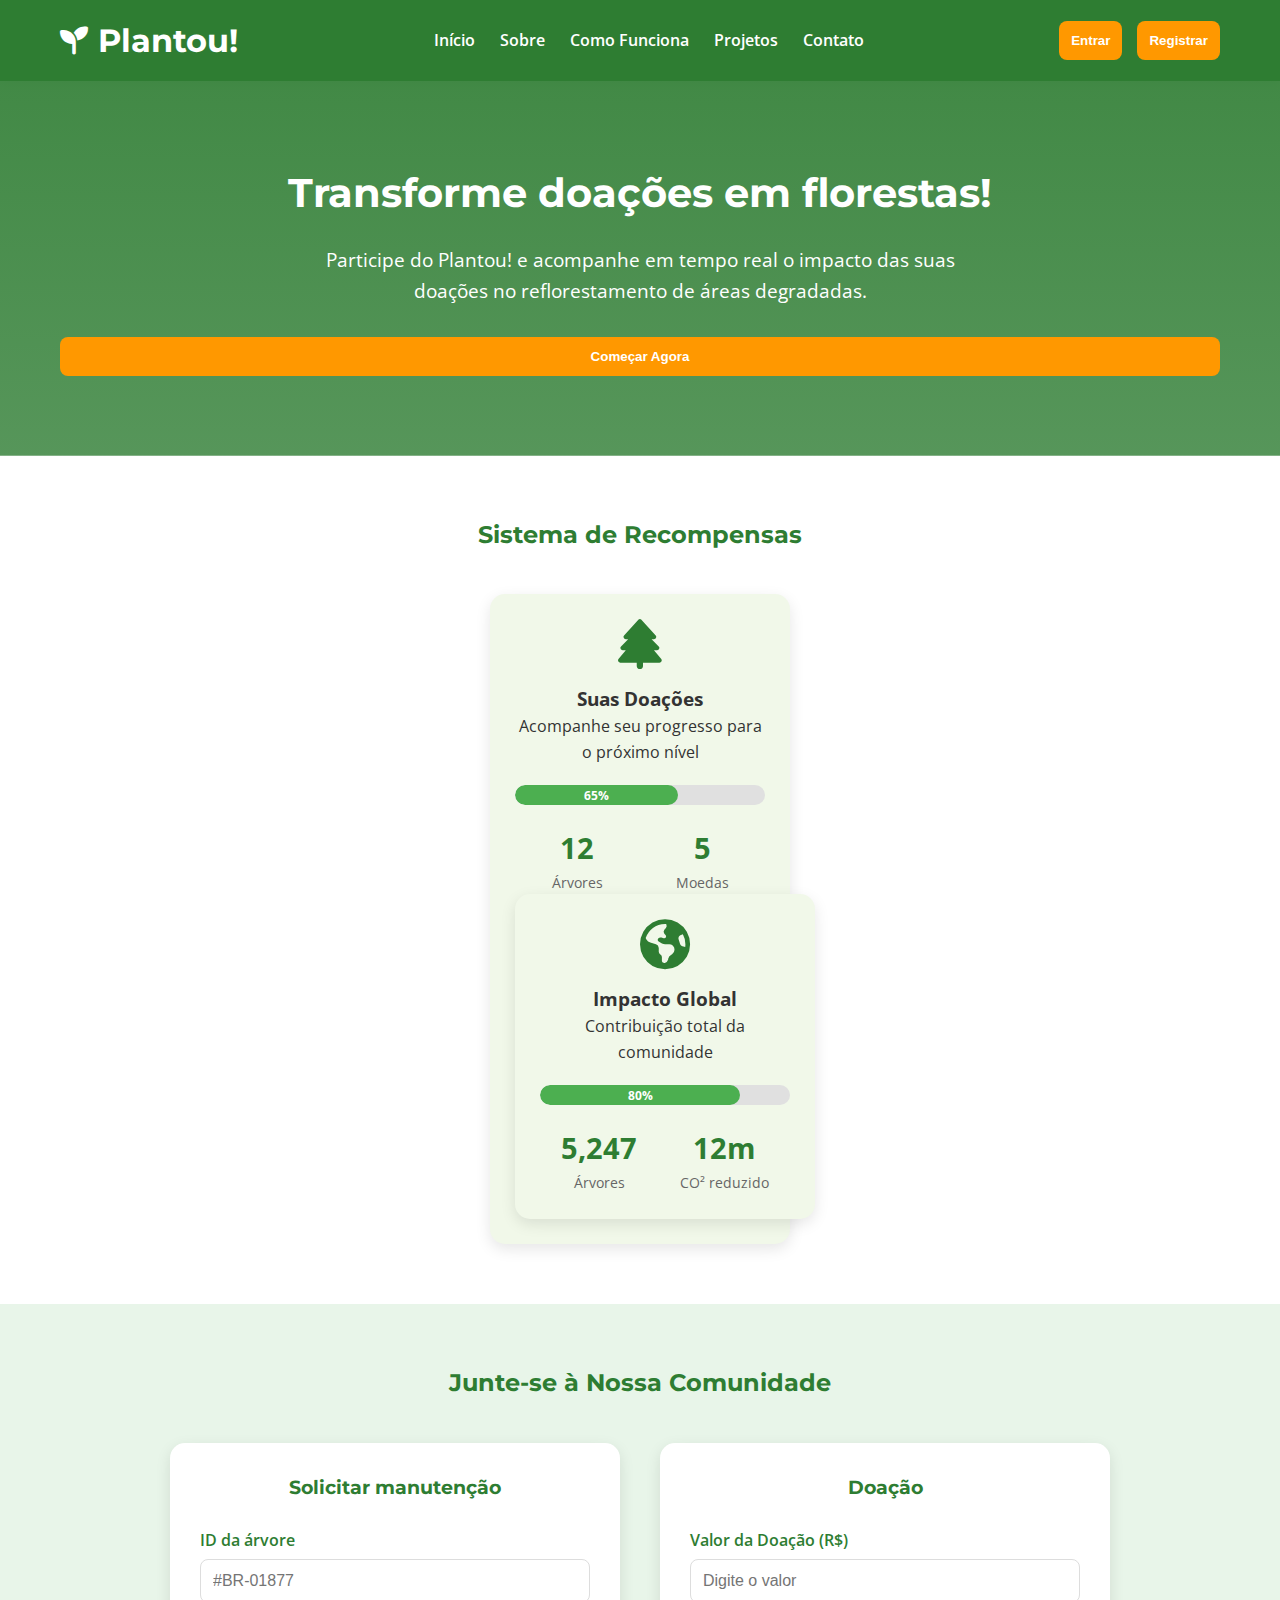
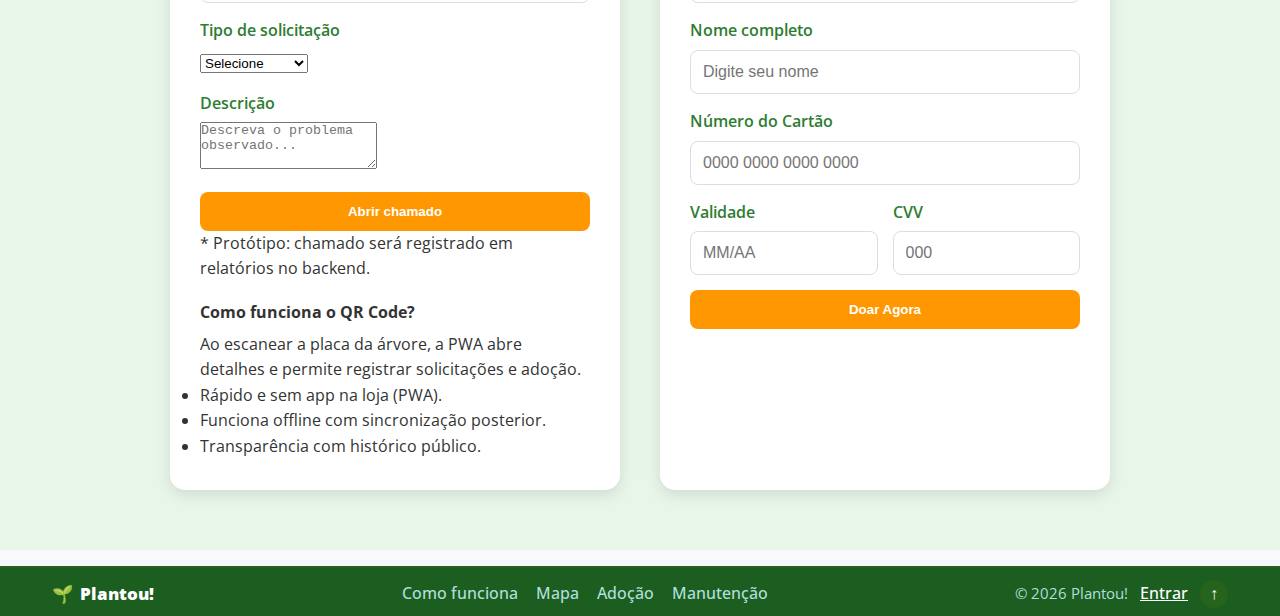
<file: index.html>
<!DOCTYPE html>
<html lang="pt-br">
<head>
    <meta charset="UTF-8">
    <meta name="viewport" content="width=device-width, initial-scale=1.0">
    <title>Plantou! - Projeto Ecológico</title>
    <link href="https://fonts.googleapis.com/css2?family=Montserrat:wght@400;600;700&family=Open+Sans:wght@400;600&display=swap" rel="stylesheet">
    <link rel="stylesheet" href="https://cdnjs.cloudflare.com/ajax/libs/font-awesome/6.4.0/css/all.min.css">
    <link rel="stylesheet" href="style.css">
    <link rel="stylesheet" href="footer.css">
</head>
<body>
    <!-- Header -->
    <header>
        <div class="container header-content">
            <div class="logo">
                <i class="fas fa-seedling"></i>
                <h1>Plantou!</h1>
            </div>
            
            <nav>
                <ul>
                    <li><a href="index.html">Início</a></li>
                    <li><a href="#">Sobre</a></li>
                    <li><a href="#">Como Funciona</a></li>
                    <li><a href="#">Projetos</a></li>
                    <li><a href="#">Contato</a></li>
                </ul>
            </nav>
            
            <div class="auth-buttons">
                <a href="login.html">
                <button class="btn btn-outline">Entrar</button></a>
                <a href="register.html"><button class="btn btn-primary">Registrar</button></a>
            </div>
        </div>
    </header>

    <!-- Hero Section -->
    <section class="hero">
        <div class="container">
            <h2>Transforme doações em florestas!</h2>
            <p>Participe do Plantou! e acompanhe em tempo real o impacto das suas doações no reflorestamento de áreas degradadas.</p>
            <button class="btn btn-primary">Começar Agora</button>
        </div>
    </section>

    <!-- Rewards System -->
    <section class="rewards">
        <div class="container">
            <h2 class="section-title">Sistema de Recompensas</h2>
            <div class="rewards-container">
                <div class="reward-card">
                    <i class="fas fa-tree tree-icon"></i>
                    <h3>Suas Doações</h3>
                    <p>Acompanhe seu progresso para o próximo nível</p>
                    
                    <div class="progress-container">
                        <div class="progress-bar" style="width: 65%;">65%</div>
                    </div>
                    
                    <div class="stats">
                        <div class="stat-item">
                            <div class="stat-value">12</div>
                            <div class="stat-label">Árvores</div>
                        </div>
                        <div class="stat-item">
                            <div class="stat-value">5</div>
                            <div class="stat-label">Moedas</div>
                        </div>
                    </div>
                
                <div class="reward-card">
                    <i class="fas fa-globe-americas tree-icon"></i>
                    <h3>Impacto Global</h3>
                    <p>Contribuição total da comunidade</p>
                    
                    <div class="progress-container">
                        <div class="progress-bar" style="width: 80%;">80%</div>
                    </div>
                    
                    <div class="stats">
                        <div class="stat-item">
                            <div class="stat-value">5,247</div>
                            <div class="stat-label">Árvores</div>
                        </div>
                        <div class="stat-item">
                            <div class="stat-value">12m</div>
                            <div class="stat-label">CO² reduzido</div>
                        </div>
                    </div>
                </div>
            </div>
        </div>
    </section>

    <!-- Forms Section -->
    <section class="forms">
        <div class="container">
            <h2 class="section-title">Junte-se à Nossa Comunidade</h2>
            <div class="form-container">
                <div class="form-card">
                    <h3 class="form-title">Solicitar manutenção</h3>
                    <form class="form">
                        <div class="form-group">
                            <label for="tree-id">ID da árvore</label>
                            <input type="text" id="tree-id" placeholder="#BR-01877">
                        </div>
                        <div class="form-group">
                            <label for="tipo">Tipo de solicitação</label>
                            <select id="tipo">
                                <option selected>Selecione</option>
                                <option>Poda</option>
                                <option>Irrigação</option>
                                <option>Praga/Doença</option>
                                <option>Risco/Queda</option>
                            </select>
                        </div>
                        <div class="form-group">
                            <label for="descricao">Descrição</label>
                            <textarea id="descricao" rows="3" placeholder="Descreva o problema observado..."></textarea>
                        </div>
                        <button class="btn btn-primary" type="button" aria-disabled="true" title="Protótipo sem envio" style="width:100%;">Abrir chamado</button>
                        <p class="form-note">* Protótipo: chamado será registrado em relatórios no backend.</p>
                    </form>
                    <div class="tips" style="margin-top:18px;">
                        <h4 style="margin-bottom:6px;">Como funciona o QR Code?</h4>
                        <p>Ao escanear a placa da árvore, a PWA abre detalhes e permite registrar solicitações e adoção.</p>
                        <ul class="list">
                            <li>Rápido e sem app na loja (PWA).</li>
                            <li>Funciona offline com sincronização posterior.</li>
                            <li>Transparência com histórico público.</li>
                        </ul>
                    </div>
                </div>
                
                <div class="form-card">
                    <h3 class="form-title">Doação</h3>
                    <form id="donation-form">
                        <div class="form-group">
                            <label for="donation-amount">Valor da Doação (R$)</label>
                            <input type="number" id="donation-amount" placeholder="Digite o valor" min="5" step="5">
                        </div>
                        <div class="form-group">
                            <label for="donation-name">Nome completo</label>
                            <input type="text" id="donation-name" placeholder="Digite seu nome">
                        </div>
                        <div class="form-group">
                            <label for="card-number">Número do Cartão</label>
                            <input type="text" id="card-number" placeholder="0000 0000 0000 0000">
                        </div>
                        <div style="display: flex; gap: 15px;">
                            <div class="form-group" style="flex: 1;">
                                <label for="expiry-date">Validade</label>
                                <input type="text" id="expiry-date" placeholder="MM/AA">
                            </div>
                            <div class="form-group" style="flex: 1;">
                                <label for="cvv">CVV</label>
                                <input type="text" id="cvv" placeholder="000">
                            </div>
                        </div>
                        <button type="submit" class="btn btn-primary" style="width: 100%;">Doar Agora</button>
                    </form>
                </div>
            </div>
        </div>
    </section>

        <!-- Footer minimalista -->
        <footer class="site-footer" role="contentinfo">
            <div class="container foot-min">
                <a class="brand-min" href="#" aria-label="Página inicial">
                    <span aria-hidden="true">🌱</span><strong>Plantou!</strong>
                </a>
                <nav class="foot-nav" aria-label="Rodapé">
                    <a href="#como-funciona">Como funciona</a>
                    <a href="#mapa">Mapa</a>
                    <a href="#adocao">Adoção</a>
                    <a href="#manutencao">Manutenção</a>
                </nav>
                <div class="foot-meta">
                    <span>© <span id="year"></span> Plantou!</span>
                    <a href="login.html" class="link-min">Entrar</a>
                    <button class="top-link" type="button" aria-label="Voltar ao topo">↑</button>
                </div>
            </div>
            <script>
                document.getElementById('year').textContent = new Date().getFullYear();
                document.querySelector('.top-link')?.addEventListener('click', () =>
                    window.scrollTo({ top: 0, behavior: 'smooth' })
                );
            </script>
        </footer>

    <script>
        // Simulação de interatividade para demonstração
        document.addEventListener('DOMContentLoaded', function() {
            // Formulário de registro
            document.getElementById('register-form').addEventListener('submit', function(e) {
                e.preventDefault();
                alert('Conta criada com sucesso! Em breve você receberá um e-mail de confirmação.');
                this.reset();
            });
            
            // Formulário de doação
            document.getElementById('donation-form').addEventListener('submit', function(e) {
                e.preventDefault();
                const amount = document.getElementById('donation-amount').value;
                alert(`Obrigado pela sua doação de R$ ${amount}! Sua contribuição ajudará a plantar mais árvores.`);
                this.reset();
            });
            
            // Atualização das moedas (simulação)
            setInterval(() => {
                const coinsElement = document.querySelector('.reward-card .stat-value:nth-child(2)');
                let coins = parseInt(coinsElement.textContent);
                coins = (coins % 10) + 1;
                coinsElement.textContent = coins;
            }, 5000);
        });
    </script>
</body>
</html>
</file>
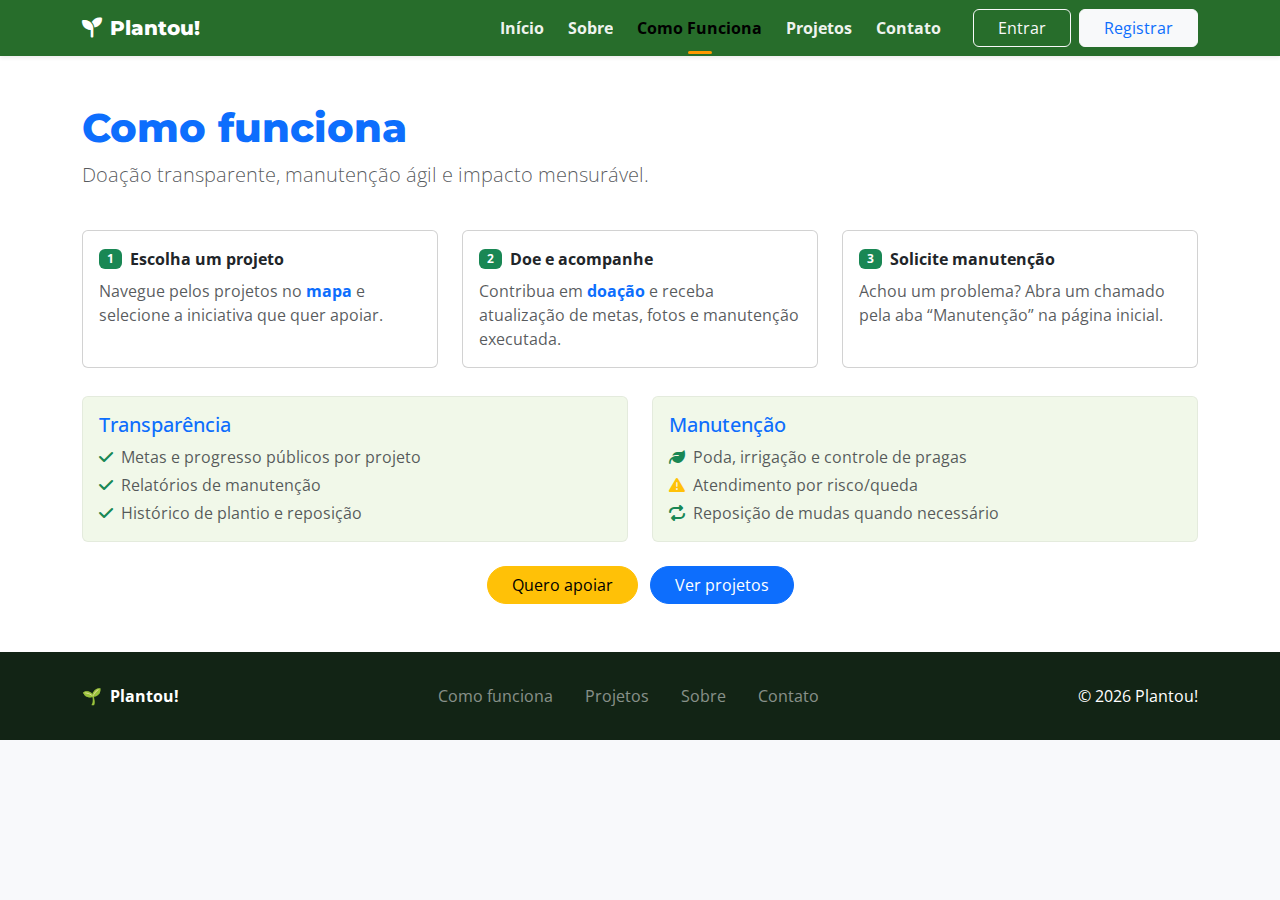
<file: como-funciona.html>
<!DOCTYPE html>
<html lang="pt-br" data-bs-theme="light">

<head>
    <meta charset="utf-8">
    <meta name="viewport" content="width=device-width,initial-scale=1">
    <title>Como funciona — Plantou!</title>
    <link href="https://cdn.jsdelivr.net/npm/bootstrap@5.3.3/dist/css/bootstrap.min.css" rel="stylesheet">
    <link href="https://cdnjs.cloudflare.com/ajax/libs/font-awesome/6.5.0/css/all.min.css" rel="stylesheet">
    <link
        href="https://fonts.googleapis.com/css2?family=Montserrat:wght@700;800&family=Open+Sans:wght@400;600;700&display=swap"
        rel="stylesheet">
    <style>
        :root {
            --brand-500: #2e7d32;
            --brand-600: #276d2b;
            --brand-700: #215e25;
            --accent-500: #ff9800;
            --accent-600: #f57c00;
            --neutral-50: #f8f9fb
        }

        :root {
            --bs-primary: var(--brand-500);
            --bs-warning: var(--accent-500)
        }

        body {
            font-family: 'Open Sans', system-ui, -apple-system, Segoe UI, Roboto, sans-serif;
            background: var(--neutral-50)
        }

        .brand-title {
            font-family: 'Montserrat', sans-serif;
            font-weight: 800
        }

        header.navbar {
            background: var(--brand-600)
        }

        header .nav-link {
            color: #fff;
            font-weight: 700;
            opacity: .92
        }

        header .nav-link.active,
        header .nav-link:hover {
            opacity: 1;
            position: relative
        }

        header .nav-link.active::after {
            content: "";
            position: absolute;
            left: 50%;
            transform: translateX(-50%);
            bottom: -6px;
            width: 24px;
            height: 3px;
            border-radius: 2px;
            background: var(--accent-500)
        }

        .card-soft {
            background: #f1f8e9;
            border: 1px solid rgba(0, 0, 0, .05)
        }
    </style>
</head>

<body>
    <header class="navbar navbar-expand-lg sticky-top shadow-sm">
  <div class="container">
    <a class="navbar-brand text-white d-flex align-items-center gap-2" href="index.html">
      <i class="fas fa-seedling"></i><span class="brand-title">Plantou!</span>
    </a>
    <button class="navbar-toggler text-white border-0" data-bs-toggle="collapse" data-bs-target="#navMain">
      <span class="navbar-toggler-icon"></span>
    </button>
    <nav id="navMain" class="collapse navbar-collapse">
      <ul class="navbar-nav ms-auto mb-2 mb-lg-0 align-items-lg-center gap-lg-2">
        <li class="nav-item"><a class="nav-link" href="index.html">Início</a></li>
        <li class="nav-item"><a class="nav-link" href="sobre.html">Sobre</a></li>
        <li class="nav-item"><a class="nav-link active" href="como-funciona.html">Como Funciona</a></li>
        <li class="nav-item"><a class="nav-link" href="projetos.html">Projetos</a></li>
        <li class="nav-item"><a class="nav-link" href="contato.html">Contato</a></li>
        <li class="nav-item ms-lg-3 d-flex gap-2">
          <a class="btn btn-outline-light btn-pill px-4" href="login.html">Entrar</a>
          <a class="btn btn-light btn-pill px-4 text-primary fw-800" href="register.html">Registrar</a>
        </li>
      </ul>
    </nav>
  </div>
</header>

    <section class="py-5 bg-white">
        <div class="container">
            <h1 class="brand-title display-6 text-primary mb-2">Como funciona</h1>
            <p class="lead text-muted">Doação transparente, manutenção ágil e impacto mensurável.</p>

            <div class="row g-4 mt-1">
                <div class="col-md-4">
                    <div class="card h-100">
                        <div class="card-body">
                            <div class="d-flex align-items-center gap-2 mb-2"><span
                                    class="badge text-bg-success">1</span> <strong>Escolha um projeto</strong></div>
                            <p class="mb-0 text-muted">Navegue pelos projetos no <a href="projetos.html"
                                    class="fw-bold text-decoration-none">mapa</a> e selecione a iniciativa que quer
                                apoiar.</p>
                        </div>
                    </div>
                </div>
                <div class="col-md-4">
                    <div class="card h-100">
                        <div class="card-body">
                            <div class="d-flex align-items-center gap-2 mb-2"><span
                                    class="badge text-bg-success">2</span> <strong>Doe e acompanhe</strong></div>
                            <p class="mb-0 text-muted">Contribua em <a href="doacao.html"
                                    class="fw-bold text-decoration-none">doação</a> e receba atualização de metas, fotos
                                e manutenção executada.</p>
                        </div>
                    </div>
                </div>
                <div class="col-md-4">
                    <div class="card h-100">
                        <div class="card-body">
                            <div class="d-flex align-items-center gap-2 mb-2"><span
                                    class="badge text-bg-success">3</span> <strong>Solicite manutenção</strong></div>
                            <p class="mb-0 text-muted">Achou um problema? Abra um chamado pela aba “Manutenção” na
                                página inicial.</p>
                        </div>
                    </div>
                </div>
            </div>

            <div class="row g-4 mt-1">
                <div class="col-lg-6">
                    <div class="card card-soft h-100">
                        <div class="card-body">
                            <h3 class="h5 text-primary">Transparência</h3>
                            <ul class="list-unstyled mb-0 text-muted">
                                <li class="mb-1"><i class="fa-solid fa-check text-success me-2"></i>Metas e progresso
                                    públicos por projeto</li>
                                <li class="mb-1"><i class="fa-solid fa-check text-success me-2"></i>Relatórios de
                                    manutenção</li>
                                <li><i class="fa-solid fa-check text-success me-2"></i>Histórico de plantio e reposição
                                </li>
                            </ul>
                        </div>
                    </div>
                </div>
                <div class="col-lg-6">
                    <div class="card card-soft h-100">
                        <div class="card-body">
                            <h3 class="h5 text-primary">Manutenção</h3>
                            <ul class="list-unstyled mb-0 text-muted">
                                <li class="mb-1"><i class="fa-solid fa-leaf text-success me-2"></i>Poda, irrigação e
                                    controle de pragas</li>
                                <li class="mb-1"><i
                                        class="fa-solid fa-triangle-exclamation text-warning me-2"></i>Atendimento por
                                    risco/queda</li>
                                <li><i class="fa-solid fa-repeat text-success me-2"></i>Reposição de mudas quando
                                    necessário</li>
                            </ul>
                        </div>
                    </div>
                </div>
            </div>

            <div class="text-center mt-4">
                <a href="doacao.html" class="btn btn-warning rounded-pill px-4">Quero apoiar</a>
                <a href="projetos.html" class="btn btn-primary rounded-pill px-4 ms-2">Ver projetos</a>
            </div>
        </div>
    </section>

    <footer class="py-4" style="background:#122415;color:#fff">
        <div class="container d-flex flex-column flex-lg-row align-items-center justify-content-between gap-3">
            <a class="text-white text-decoration-none d-flex align-items-center gap-2"
                href="#"><span>🌱</span><strong>Plantou!</strong></a>
            <ul class="nav">
                <li class="nav-item"><a class="nav-link text-white-50" href="como-funciona.html">Como funciona</a></li>
                <li class="nav-item"><a class="nav-link text-white-50" href="projetos.html">Projetos</a></li>
                <li class="nav-item"><a class="nav-link text-white-50" href="sobre.html">Sobre</a></li>
                <li class="nav-item"><a class="nav-link text-white-50" href="contato.html">Contato</a></li>
            </ul>
            <div class="d-flex align-items-center gap-2"><span>© <span id="year"></span> Plantou!</span></div>
        </div>
    </footer>

    <script src="https://cdn.jsdelivr.net/npm/bootstrap@5.3.3/dist/js/bootstrap.bundle.min.js"></script>
    <script>document.getElementById('year').textContent = new Date().getFullYear()</script>
</body>

</html>
</file>
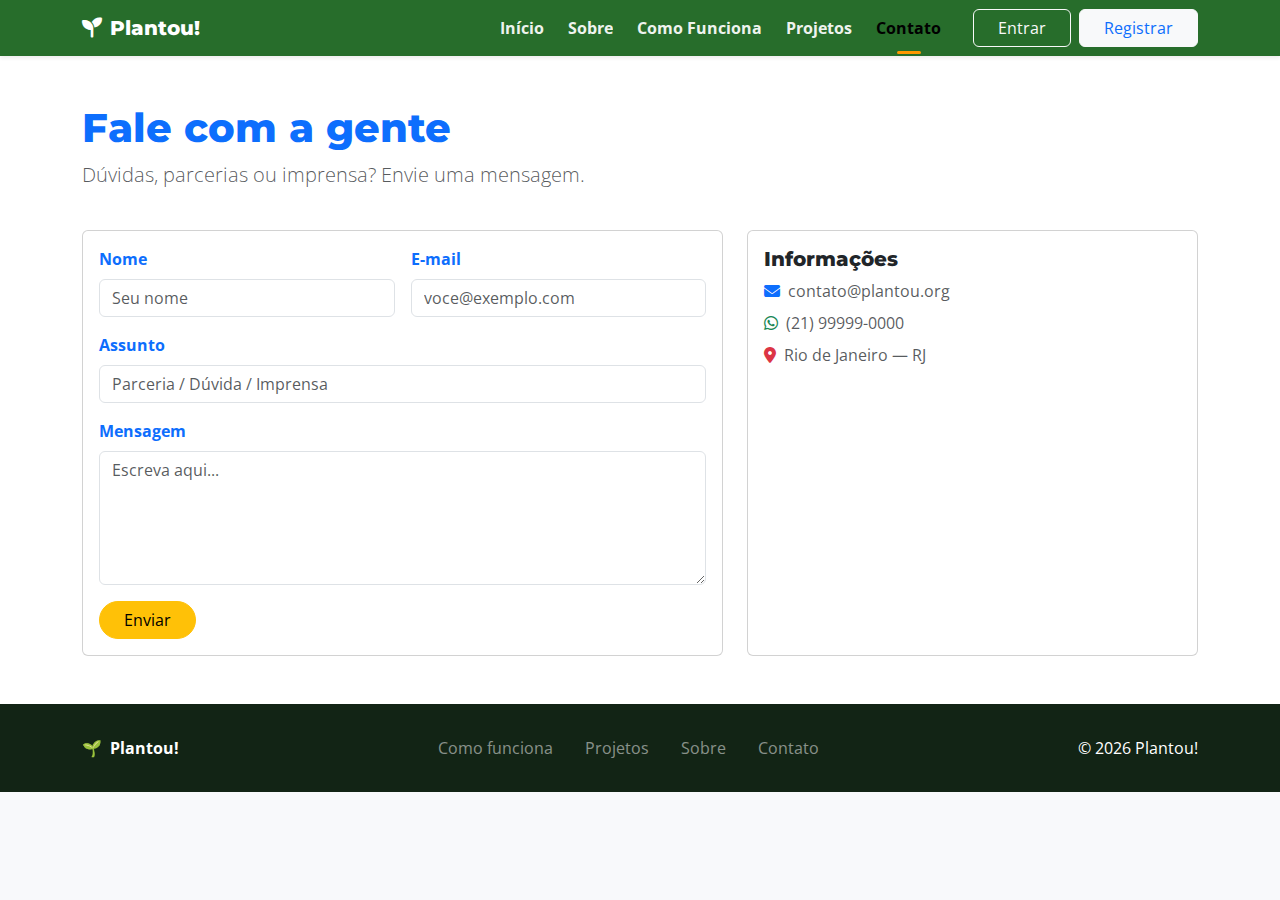
<file: contato.html>
<!DOCTYPE html>
<html lang="pt-br" data-bs-theme="light">
<head>
  <meta charset="utf-8"><meta name="viewport" content="width=device-width,initial-scale=1">
  <title>Contato — Plantou!</title>
  <link href="https://cdn.jsdelivr.net/npm/bootstrap@5.3.3/dist/css/bootstrap.min.css" rel="stylesheet">
  <link href="https://cdnjs.cloudflare.com/ajax/libs/font-awesome/6.5.0/css/all.min.css" rel="stylesheet">
  <link href="https://fonts.googleapis.com/css2?family=Montserrat:wght@700;800&family=Open+Sans:wght@400;600;700&display=swap" rel="stylesheet">
  <style>
    :root{--brand-500:#2e7d32;--brand-600:#276d2b;--accent-500:#ff9800;--neutral-50:#f8f9fb;--bs-primary:var(--brand-500);--bs-warning:var(--accent-500)}
    body{font-family:'Open Sans',system-ui,-apple-system,Segoe UI,Roboto,sans-serif;background:var(--neutral-50)}
    .brand-title{font-family:'Montserrat',sans-serif;font-weight:800}
    header.navbar{background:var(--brand-600)}
    header .nav-link{color:#fff;font-weight:700;opacity:.92}
    header .nav-link.active, header .nav-link:hover{opacity:1;position:relative}
    header .nav-link.active::after{content:"";position:absolute;left:50%;transform:translateX(-50%);bottom:-6px;width:24px;height:3px;border-radius:2px;background:var(--accent-500)}
  </style>
</head>
<body>
<header class="navbar navbar-expand-lg sticky-top shadow-sm">
  <div class="container">
    <a class="navbar-brand text-white d-flex align-items-center gap-2" href="index.html">
      <i class="fas fa-seedling"></i><span class="brand-title">Plantou!</span>
    </a>
    <button class="navbar-toggler text-white border-0" data-bs-toggle="collapse" data-bs-target="#navMain">
      <span class="navbar-toggler-icon"></span>
    </button>
    <nav id="navMain" class="collapse navbar-collapse">
      <ul class="navbar-nav ms-auto mb-2 mb-lg-0 align-items-lg-center gap-lg-2">
        <li class="nav-item"><a class="nav-link" href="index.html">Início</a></li>
        <li class="nav-item"><a class="nav-link" href="sobre.html">Sobre</a></li>
        <li class="nav-item"><a class="nav-link" href="como-funciona.html">Como Funciona</a></li>
        <li class="nav-item"><a class="nav-link" href="projetos.html">Projetos</a></li>
        <li class="nav-item"><a class="nav-link active" href="contato.html">Contato</a></li>
        <li class="nav-item ms-lg-3 d-flex gap-2">
          <a class="btn btn-outline-light btn-pill px-4" href="login.html">Entrar</a>
          <a class="btn btn-light btn-pill px-4 text-primary fw-800" href="register.html">Registrar</a>
        </li>
      </ul>
    </nav>
  </div>
</header>

<section class="py-5 bg-white">
  <div class="container">
    <h1 class="brand-title display-6 text-primary mb-2">Fale com a gente</h1>
    <p class="lead text-muted">Dúvidas, parcerias ou imprensa? Envie uma mensagem.</p>

    <div class="row g-4 mt-1">
      <div class="col-lg-7">
        <div class="card">
          <div class="card-body">
            <form id="form-contato" class="row g-3">
              <div class="col-md-6"><label class="form-label fw-bold text-primary">Nome</label><input class="form-control" placeholder="Seu nome"></div>
              <div class="col-md-6"><label class="form-label fw-bold text-primary">E-mail</label><input type="email" class="form-control" placeholder="voce@exemplo.com"></div>
              <div class="col-12"><label class="form-label fw-bold text-primary">Assunto</label><input class="form-control" placeholder="Parceria / Dúvida / Imprensa"></div>
              <div class="col-12"><label class="form-label fw-bold text-primary">Mensagem</label><textarea rows="5" class="form-control" placeholder="Escreva aqui..."></textarea></div>
              <div class="col-12 d-grid d-sm-flex gap-2"><button class="btn btn-warning rounded-pill px-4" type="submit">Enviar</button></div>
            </form>
          </div>
        </div>
      </div>
      <div class="col-lg-5">
        <div class="card h-100">
          <div class="card-body">
            <h5 class="brand-title h5 mb-2">Informações</h5>
            <p class="text-muted mb-2"><i class="fa-solid fa-envelope text-primary me-2"></i>contato@plantou.org</p>
            <p class="text-muted mb-2"><i class="fa-brands fa-whatsapp text-success me-2"></i>(21) 99999-0000</p>
            <p class="text-muted mb-0"><i class="fa-solid fa-location-dot text-danger me-2"></i>Rio de Janeiro — RJ</p>
          </div>
        </div>
      </div>
    </div>

  </div>
</section>

<footer class="py-4" style="background:#122415;color:#fff">
  <div class="container d-flex flex-column flex-lg-row align-items-center justify-content-between gap-3">
    <a class="text-white text-decoration-none d-flex align-items-center gap-2" href="#"><span>🌱</span><strong>Plantou!</strong></a>
    <ul class="nav">
      <li class="nav-item"><a class="nav-link text-white-50" href="como-funciona.html">Como funciona</a></li>
      <li class="nav-item"><a class="nav-link text-white-50" href="projetos.html">Projetos</a></li>
      <li class="nav-item"><a class="nav-link text-white-50" href="sobre.html">Sobre</a></li>
      <li class="nav-item"><a class="nav-link text-white-50" href="contato.html">Contato</a></li>
    </ul>
    <div class="d-flex align-items-center gap-2"><span>© <span id="year"></span> Plantou!</span></div>
  </div>
</footer>

<script src="https://cdn.jsdelivr.net/npm/bootstrap@5.3.3/dist/js/bootstrap.bundle.min.js"></script>
<script>
  document.getElementById('year').textContent=new Date().getFullYear();
  document.getElementById('form-contato')?.addEventListener('submit',e=>{e.preventDefault();alert('Mensagem enviada! 🌱')})
</script>
</body>
</html>
</file>
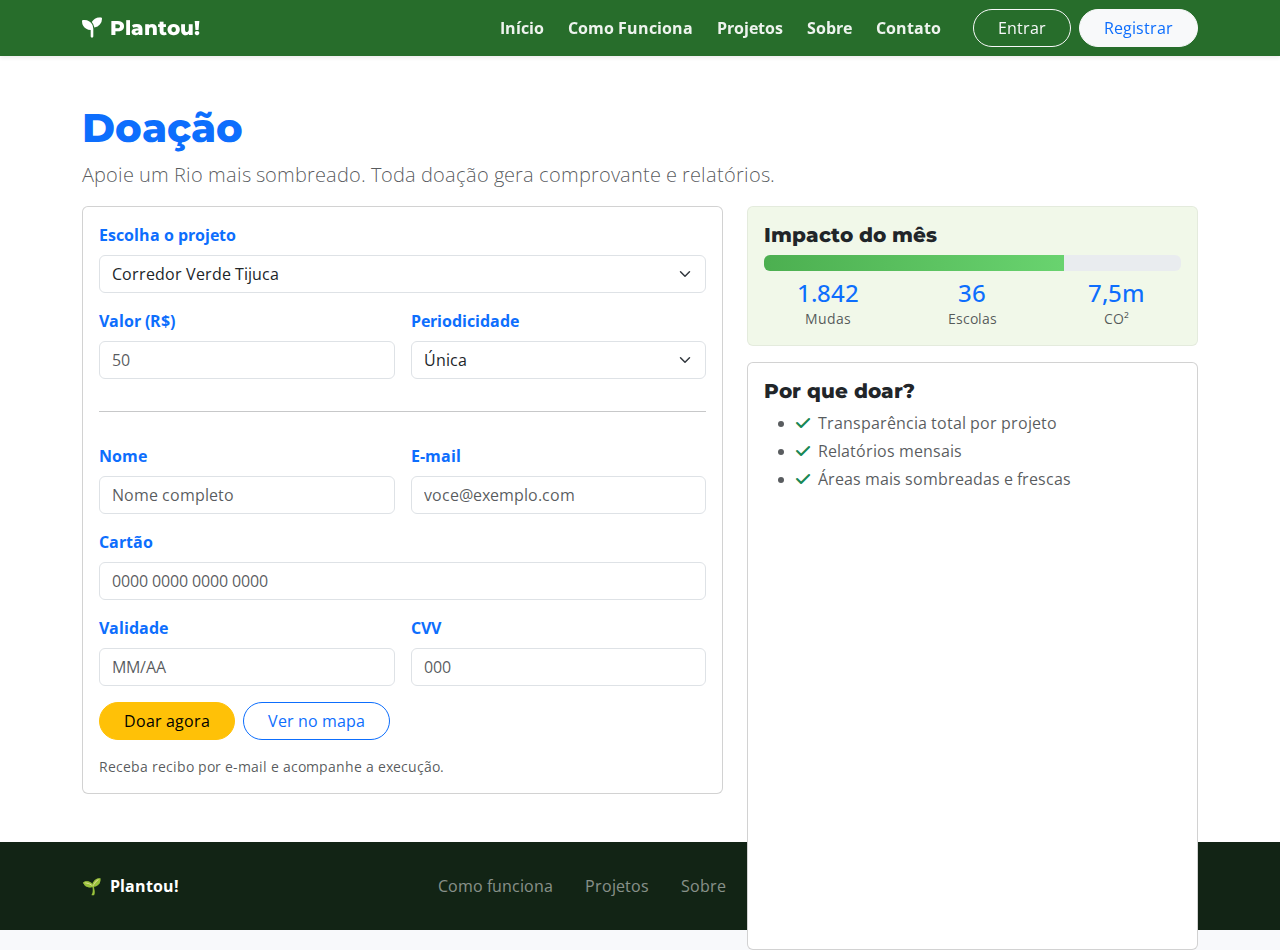
<file: doacao.html>
<!DOCTYPE html>
<html lang="pt-br" data-bs-theme="light">
<head>
  <meta charset="utf-8"><meta name="viewport" content="width=device-width,initial-scale=1">
  <title>Doação — Plantou!</title>
  <link href="https://cdn.jsdelivr.net/npm/bootstrap@5.3.3/dist/css/bootstrap.min.css" rel="stylesheet">
  <link href="https://cdnjs.cloudflare.com/ajax/libs/font-awesome/6.5.0/css/all.min.css" rel="stylesheet">
  <link href="https://fonts.googleapis.com/css2?family=Montserrat:wght@700;800&family=Open+Sans:wght@400;600;700&display=swap" rel="stylesheet">
  <style>
    :root{--brand-500:#2e7d32;--brand-600:#276d2b;--accent-500:#ff9800;--neutral-50:#f8f9fb;--bs-primary:var(--brand-500);--bs-warning:var(--accent-500)}
    body{font-family:'Open Sans',system-ui,-apple-system,Segoe UI,Roboto,sans-serif;background:var(--neutral-50)}
    .brand-title{font-family:'Montserrat',sans-serif;font-weight:800}
    header.navbar{background:var(--brand-600)}
    header .nav-link{color:#fff;font-weight:700;opacity:.92}
    header .nav-link.active, header .nav-link:hover{opacity:1;position:relative}
    header .nav-link.active::after{content:"";position:absolute;left:50%;transform:translateX(-50%);bottom:-6px;width:24px;height:3px;border-radius:2px;background:var(--accent-500)}
    .card-soft{background:#f1f8e9;border:1px solid rgba(0,0,0,.05)}
    .progress-green .progress-bar{background:linear-gradient(90deg,#4caf50,#69d36f)}
  </style>
</head>
<body>
<header class="navbar navbar-expand-lg sticky-top shadow-sm">
  <div class="container">
    <a class="navbar-brand text-white d-flex align-items-center gap-2" href="index.html"><i class="fas fa-seedling"></i><span class="brand-title">Plantou!</span></a>
    <button class="navbar-toggler text-white border-0" data-bs-toggle="collapse" data-bs-target="#navMain"><span class="navbar-toggler-icon"></span></button>
    <nav id="navMain" class="collapse navbar-collapse">
      <ul class="navbar-nav ms-auto mb-2 mb-lg-0 align-items-lg-center gap-lg-2">
        <li class="nav-item"><a class="nav-link" href="index.html">Início</a></li>
        <li class="nav-item"><a class="nav-link" href="como-funciona.html">Como Funciona</a></li>
        <li class="nav-item"><a class="nav-link" href="projetos.html">Projetos</a></li>
        <li class="nav-item"><a class="nav-link" href="sobre.html">Sobre</a></li>
        <li class="nav-item"><a class="nav-link" href="contato.html">Contato</a></li>
        <li class="nav-item ms-lg-3 d-flex gap-2">
          <a class="btn btn-outline-light rounded-pill px-4" href="login.html">Entrar</a>
          <a class="btn btn-light rounded-pill px-4 text-primary fw-800" href="register.html">Registrar</a>
        </li>
      </ul>
    </nav>
  </div>
</header>

<section class="py-5 bg-white">
  <div class="container">
    <h1 class="brand-title display-6 text-primary mb-2">Doação</h1>
    <p class="lead text-muted">Apoie um Rio mais sombreado. Toda doação gera comprovante e relatórios.</p>

    <div class="row g-4">
      <div class="col-lg-7">
        <div class="card">
          <div class="card-body">
            <form id="form-doacao" class="row g-3">
              <div class="col-12">
                <label class="form-label fw-bold text-primary">Escolha o projeto</label>
                <select class="form-select">
                  <option>Corredor Verde Tijuca</option>
                  <option>Orla Reflorestada</option>
                  <option>Verde nas Comunidades</option>
                  <option>Manguezal da Guanabara</option>
                  <option>Escolas Sombreadas</option>
                </select>
              </div>
              <div class="col-md-6"><label class="form-label fw-bold text-primary">Valor (R$)</label><input type="number" min="5" step="5" class="form-control" placeholder="50"></div>
              <div class="col-md-6"><label class="form-label fw-bold text-primary">Periodicidade</label>
                <select class="form-select"><option>Única</option><option>Mensal</option><option>Trimestral</option></select>
              </div>
              <div class="col-12"><hr></div>
              <div class="col-md-6"><label class="form-label fw-bold text-primary">Nome</label><input class="form-control" placeholder="Nome completo"></div>
              <div class="col-md-6"><label class="form-label fw-bold text-primary">E-mail</label><input type="email" class="form-control" placeholder="voce@exemplo.com"></div>
              <div class="col-12"><label class="form-label fw-bold text-primary">Cartão</label><input class="form-control" placeholder="0000 0000 0000 0000"></div>
              <div class="col-md-6"><label class="form-label fw-bold text-primary">Validade</label><input class="form-control" placeholder="MM/AA"></div>
              <div class="col-md-6"><label class="form-label fw-bold text-primary">CVV</label><input class="form-control" placeholder="000"></div>
              <div class="col-12 d-grid d-sm-flex gap-2">
                <button class="btn btn-warning rounded-pill px-4" type="submit">Doar agora</button>
                <a class="btn btn-outline-primary rounded-pill px-4" href="projetos.html">Ver no mapa</a>
              </div>
              <p class="text-muted small mb-0">Receba recibo por e-mail e acompanhe a execução.</p>
            </form>
          </div>
        </div>
      </div>

      <div class="col-lg-5">
        <div class="card card-soft mb-3">
          <div class="card-body">
            <h5 class="brand-title h5 mb-2">Impacto do mês</h5>
            <div class="progress progress-green mb-2" role="progressbar" aria-valuenow="72" aria-valuemin="0" aria-valuemax="100"><div class="progress-bar" style="width:72%"></div></div>
            <div class="row text-center g-3">
              <div class="col"><div class="h4 text-primary mb-0">1.842</div><div class="text-muted small">Mudas</div></div>
              <div class="col"><div class="h4 text-primary mb-0">36</div><div class="text-muted small">Escolas</div></div>
              <div class="col"><div class="h4 text-primary mb-0">7,5m</div><div class="text-muted small">CO²</div></div>
            </div>
          </div>
        </div>
        <div class="card h-100">
          <div class="card-body">
            <h5 class="brand-title h5 mb-2">Por que doar?</h5>
            <ul class="text-muted mb-0">
              <li class="mb-1"><i class="fa-solid fa-check text-success me-2"></i>Transparência total por projeto</li>
              <li class="mb-1"><i class="fa-solid fa-check text-success me-2"></i>Relatórios mensais</li>
              <li><i class="fa-solid fa-check text-success me-2"></i>Áreas mais sombreadas e frescas</li>
            </ul>
          </div>
        </div>
      </div>
    </div>

  </div>
</section>

<footer class="py-4" style="background:#122415;color:#fff">
  <div class="container d-flex flex-column flex-lg-row align-items-center justify-content-between gap-3">
    <a class="text-white text-decoration-none d-flex align-items-center gap-2" href="#"><span>🌱</span><strong>Plantou!</strong></a>
    <ul class="nav">
      <li class="nav-item"><a class="nav-link text-white-50" href="como-funciona.html">Como funciona</a></li>
      <li class="nav-item"><a class="nav-link text-white-50" href="projetos.html">Projetos</a></li>
      <li class="nav-item"><a class="nav-link text-white-50" href="sobre.html">Sobre</a></li>
      <li class="nav-item"><a class="nav-link text-white-50" href="contato.html">Contato</a></li>
    </ul>
    <div class="d-flex align-items-center gap-2"><span>© <span id="year"></span> Plantou!</span></div>
  </div>
</footer>

<script src="https://cdn.jsdelivr.net/npm/bootstrap@5.3.3/dist/js/bootstrap.bundle.min.js"></script>
<script>
  document.getElementById('year').textContent=new Date().getFullYear();
  document.getElementById('form-doacao')?.addEventListener('submit',e=>{e.preventDefault();alert('Obrigado pela doação! 🌳')})
</script>
</body>
</html>
</file>
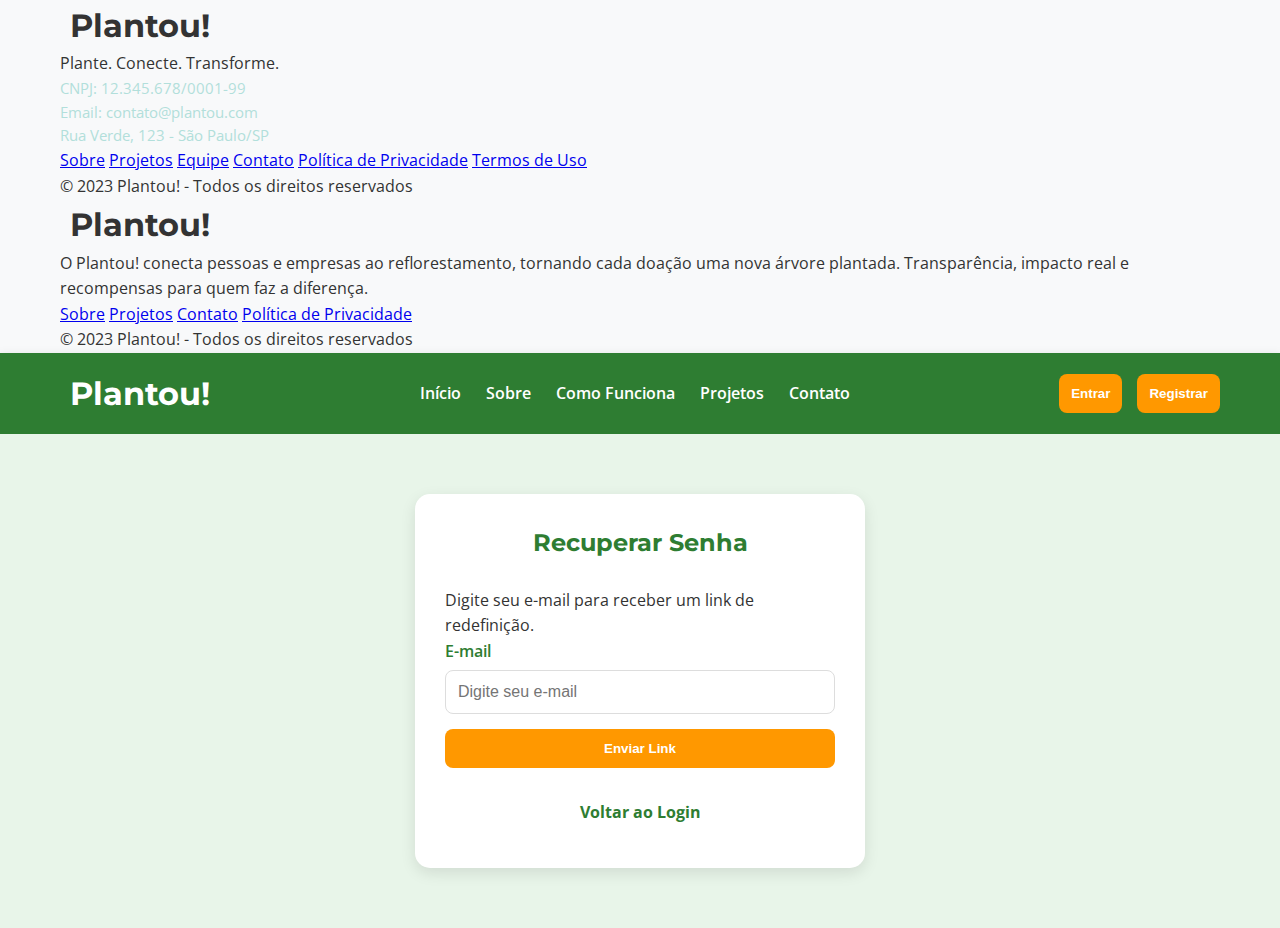
<file: forgot-password.html>
<footer>
            <div class="container footer-content-new">
                <div class="footer-main">
                    <div class="footer-logo-desc">
                        <div class="logo">
                            <i class="fas fa-seedling"></i>
                            <h1>Plantou!</h1>
                        </div>
                        <p class="footer-desc">Plante. Conecte. Transforme.<br>
                            <span style="font-size:0.93em; color:#b2dfdb;">CNPJ: 12.345.678/0001-99<br>Email: contato@plantou.com<br>Rua Verde, 123 - São Paulo/SP</span>
                        </p>
                    </div>
                    <div class="footer-links">
                        <a href="#">Sobre</a>
                        <a href="#">Projetos</a>
                        <a href="#">Equipe</a>
                        <a href="#">Contato</a>
                        <a href="#">Política de Privacidade</a>
                        <a href="#">Termos de Uso</a>
                    </div>
                    <div class="footer-social">
                        <a href="#"><i class="fab fa-facebook"></i></a>
                        <a href="#"><i class="fab fa-instagram"></i></a>
                        <a href="#"><i class="fab fa-twitter"></i></a>
                        <a href="#"><i class="fab fa-youtube"></i></a>
                    </div>
                </div>
                <div class="footer-bottom">
                    <span>© 2023 Plantou! - Todos os direitos reservados</span>
                </div>
            </div>
        </footer>
        <footer>
            <div class="container footer-content-new">
                <div class="footer-main">
                    <div class="footer-logo-desc">
                        <div class="logo">
                            <i class="fas fa-seedling"></i>
                            <h1>Plantou!</h1>
                        </div>
                        <p class="footer-desc">O Plantou! conecta pessoas e empresas ao reflorestamento, tornando cada doação uma nova árvore plantada. Transparência, impacto real e recompensas para quem faz a diferença.</p>
                    </div>
                    <div class="footer-links">
                        <a href="#">Sobre</a>
                        <a href="#">Projetos</a>
                        <a href="#">Contato</a>
                        <a href="#">Política de Privacidade</a>
                    </div>
                    <div class="footer-social">
                        <a href="#"><i class="fab fa-facebook"></i></a>
                        <a href="#"><i class="fab fa-instagram"></i></a>
                        <a href="#"><i class="fab fa-twitter"></i></a>
                        <a href="#"><i class="fab fa-youtube"></i></a>
                    </div>
                </div>
                <div class="footer-bottom">
                    <span>© 2023 Plantou! - Todos os direitos reservados</span>
                </div>
            </div>
        </footer>
<!DOCTYPE html>
<html lang="pt-br">

<head>
    <meta charset="UTF-8">
    <meta name="viewport" content="width=device-width, initial-scale=1.0">
    <title>Esqueci a Senha - Plantou!</title>
    <link
        href="https://fonts.googleapis.com/css2?family=Montserrat:wght@400;600;700&family=Open+Sans:wght@400;600&display=swap"
        rel="stylesheet">
    <link rel="stylesheet" href="style.css">
</head>

<body>
    <header>
        <div class="container header-content">
            <div class="logo">
                <i class="fas fa-seedling"></i>
                <h1>Plantou!</h1>
            </div>
            
            <nav>
                <ul>
                    <li><a href="index.html">Início</a></li>
                    <li><a href="#">Sobre</a></li>
                    <li><a href="#">Como Funciona</a></li>
                    <li><a href="#">Projetos</a></li>
                    <li><a href="#">Contato</a></li>
                </ul>
            </nav>
            
            <div class="auth-buttons">
                <a href="login.html">
                <button class="btn btn-outline">Entrar</button></a>
                <a href="register.html"><button class="btn btn-primary">Registrar</button></a>
            </div>
        </div>
    </header>
        <main class="forms">
            <div class="form-container">
                <div class="form-card">
                    <h2>Recuperar Senha</h2>
                    <p>Digite seu e-mail para receber um link de redefinição.</p>
                    <form>
                        <div class="form-group">
                            <label for="email">E-mail</label>
                            <input type="email" id="email" placeholder="Digite seu e-mail">
                        </div>
                        <button type="submit" class="btn">Enviar Link</button>
                    </form>
                    <div class="text-center" style="margin-top: 20px;">
                        <a href="login.html" class="btn btn-outline" style="width: auto; display: inline-block; color: #2e7d32; border-color: #2e7d32; background: transparent;">Voltar ao Login</a>
                    </div>
                </div>
            </div>
        </main>
</body>

</html>
</file>
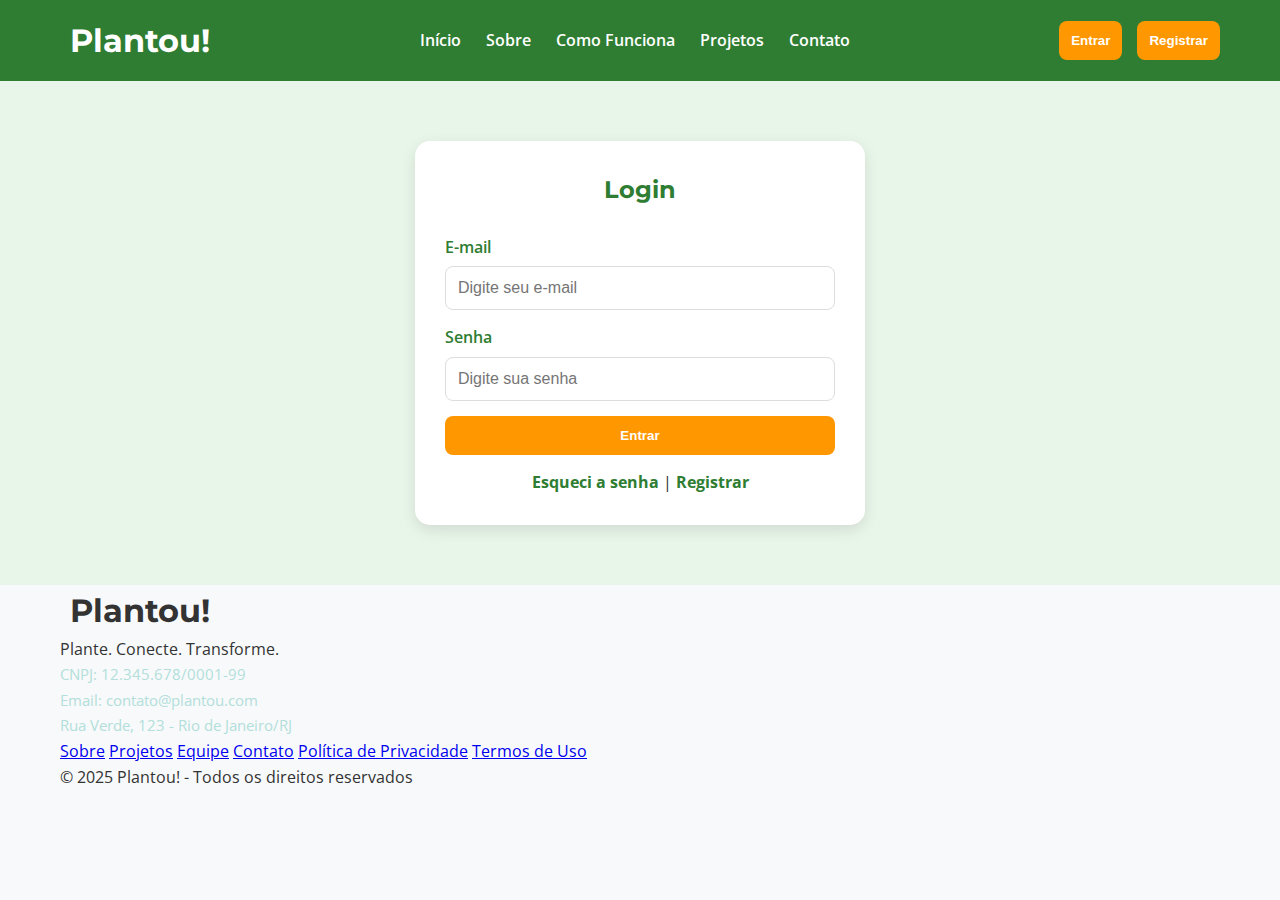
<file: login.html>
<!DOCTYPE html>
<html lang="pt-br">
<head>
  <meta charset="UTF-8">
  <meta name="viewport" content="width=device-width, initial-scale=1.0">
  <title>Login - Plantou!</title>
  <link rel="stylesheet" href="style.css">
  <link href="https://fonts.googleapis.com/css2?family=Montserrat:wght@400;600;700&family=Open+Sans:wght@400;600&display=swap" rel="stylesheet">
</head>
<body class="login-page">
    <header>
        <div class="container header-content">
            <div class="logo">
                <i class="fas fa-seedling"></i>
                <h1>Plantou!</h1>
            </div>
            
            <nav>
                <ul>
                    <li><a href="index.html">Início</a></li>
                    <li><a href="#">Sobre</a></li>
                    <li><a href="#">Como Funciona</a></li>
                    <li><a href="#">Projetos</a></li>
                    <li><a href="#">Contato</a></li>
                </ul>
            </nav>
            
            <div class="auth-buttons">
                <a href="login.html">
                <button class="btn btn-outline">Entrar</button></a>
                <a href="register.html"><button class="btn btn-primary">Registrar</button></a>
            </div>
        </div>
    </header>
  <main class="forms">
    <div class="form-container">
      <div class="form-card">
        <h2>Login</h2>
        <form>
          <div class="form-group">
            <label for="email">E-mail</label>
            <input type="email" id="email" placeholder="Digite seu e-mail">
          </div>
          <div class="form-group">
            <label for="password">Senha</label>
            <input type="password" id="password" placeholder="Digite sua senha">
          </div>
          <button type="submit" class="btn">Entrar</button>
        </form>
        <div class="text-center">
          <a href="forgot-password.html">Esqueci a senha</a> | <a href="register.html">Registrar</a>
        </div>
      </div>
    </div>
  </main>

  <footer>
    <div class="container footer-content-new">
      <div class="footer-main">
        <div class="footer-logo-desc">
          <div class="logo">
            <i class="fas fa-seedling"></i>
            <h1>Plantou!</h1>
          </div>
          <p class="footer-desc">Plante. Conecte. Transforme.<br>
            <span style="font-size:0.93em; color:#b2dfdb;">CNPJ: 12.345.678/0001-99<br>Email: contato@plantou.com<br>Rua Verde, 123 - Rio de Janeiro/RJ</span>
          </p>
        </div>
        <div class="footer-links">
          <a href="#">Sobre</a>
          <a href="#">Projetos</a>
          <a href="#">Equipe</a>
          <a href="#">Contato</a>
          <a href="#">Política de Privacidade</a>
          <a href="#">Termos de Uso</a>
        </div>
        <div class="footer-social">
          <a href="#"><i class="fab fa-facebook"></i></a>
          <a href="#"><i class="fab fa-instagram"></i></a>
          <a href="#"><i class="fab fa-twitter"></i></a>
          <a href="#"><i class="fab fa-youtube"></i></a>
        </div>
      </div>
      <div class="footer-bottom">
        <span>© 2025 Plantou! - Todos os direitos reservados</span>
      </div>
    </div>
  </footer>
</body>
</html>
</file>
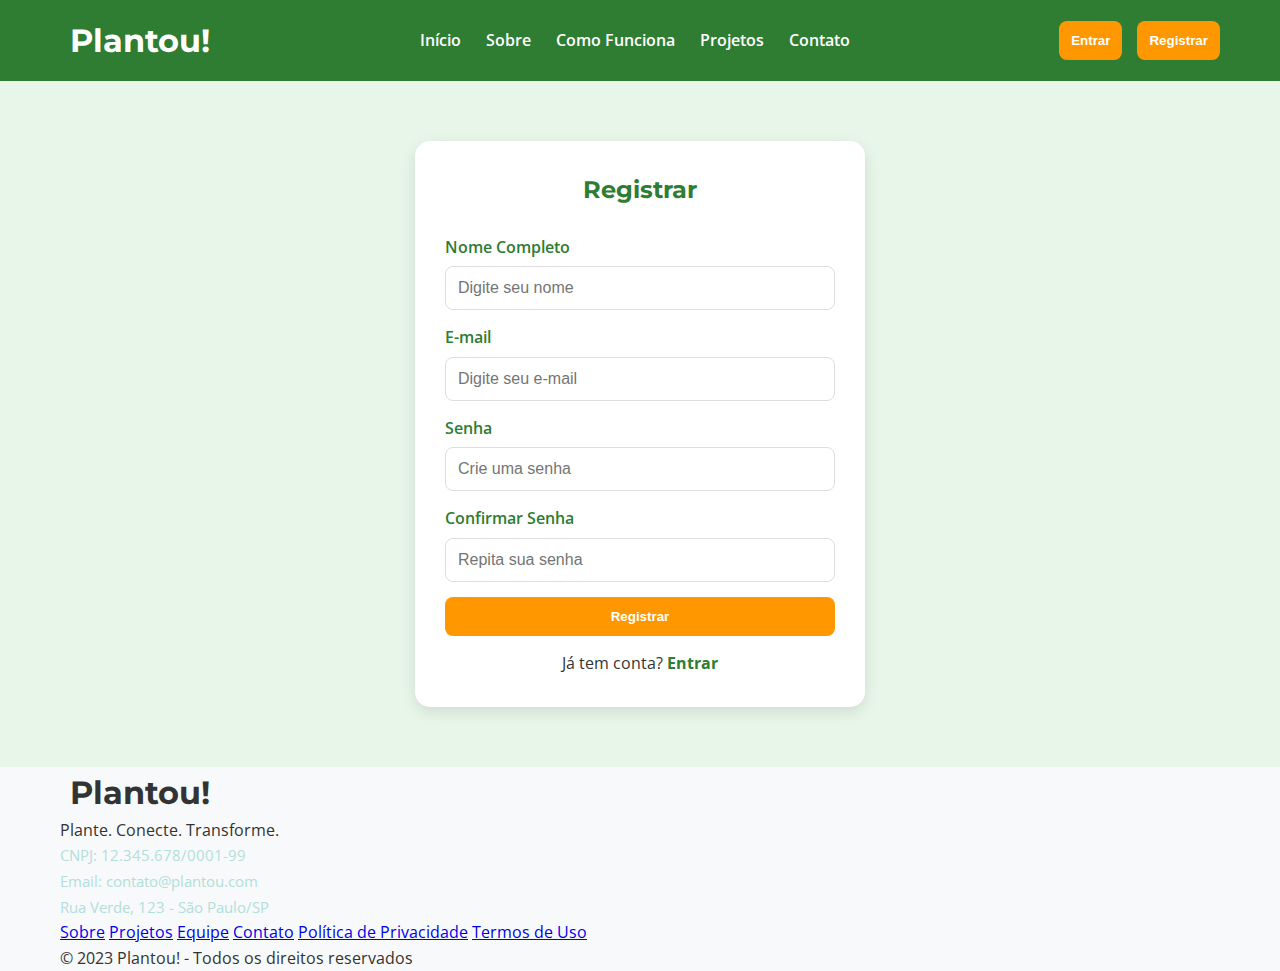
<file: register.html>
<!DOCTYPE html>
<html lang="pt-br">
<head>
  <meta charset="UTF-8">
  <meta name="viewport" content="width=device-width, initial-scale=1.0">
  <title>Registrar - Plantou!</title>
  <link href="https://fonts.googleapis.com/css2?family=Montserrat:wght@400;600;700&family=Open+Sans:wght@400;600&display=swap" rel="stylesheet">
  <link rel="stylesheet" href="style.css">
</head>
<body>
    <header>
        <div class="container header-content">
            <div class="logo">
                <i class="fas fa-seedling"></i>
                <h1>Plantou!</h1>
            </div>
            
            <nav>
                <ul>
                    <li><a href="index.html">Início</a></li>
                    <li><a href="#">Sobre</a></li>
                    <li><a href="#">Como Funciona</a></li>
                    <li><a href="#">Projetos</a></li>
                    <li><a href="#">Contato</a></li>
                </ul>
            </nav>
            
            <div class="auth-buttons">
                <a href="login.html">
                <button class="btn btn-outline">Entrar</button></a>
                <a href="register.html"><button class="btn btn-primary">Registrar</button></a>
            </div>
        </div>
    </header>
  <main class="forms">
    <div class="form-container">
      <div class="form-card">
        <h2>Registrar</h2>
        <form>
          <div class="form-group">
            <label for="name">Nome Completo</label>
            <input type="text" id="name" placeholder="Digite seu nome">
          </div>
          <div class="form-group">
            <label for="email">E-mail</label>
            <input type="email" id="email" placeholder="Digite seu e-mail">
          </div>
          <div class="form-group">
            <label for="password">Senha</label>
            <input type="password" id="password" placeholder="Crie uma senha">
          </div>
          <div class="form-group">
            <label for="confirm-password">Confirmar Senha</label>
            <input type="password" id="confirm-password" placeholder="Repita sua senha">
          </div>
          <button type="submit" class="btn">Registrar</button>
        </form>
        <div class="text-center">
          Já tem conta? <a href="login.html">Entrar</a>
        </div>
      </div>
    </div>
  </main>

  <footer>
    <div class="container footer-content-new">
      <div class="footer-main">
        <div class="footer-logo-desc">
          <div class="logo">
            <i class="fas fa-seedling"></i>
            <h1>Plantou!</h1>
          </div>
          <p class="footer-desc">Plante. Conecte. Transforme.<br>
            <span style="font-size:0.93em; color:#b2dfdb;">CNPJ: 12.345.678/0001-99<br>Email: contato@plantou.com<br>Rua Verde, 123 - São Paulo/SP</span>
          </p>
        </div>
        <div class="footer-links">
          <a href="#">Sobre</a>
          <a href="#">Projetos</a>
          <a href="#">Equipe</a>
          <a href="#">Contato</a>
          <a href="#">Política de Privacidade</a>
          <a href="#">Termos de Uso</a>
        </div>
        <div class="footer-social">
          <a href="#"><i class="fab fa-facebook"></i></a>
          <a href="#"><i class="fab fa-instagram"></i></a>
          <a href="#"><i class="fab fa-twitter"></i></a>
          <a href="#"><i class="fab fa-youtube"></i></a>
        </div>
      </div>
      <div class="footer-bottom">
        <span>© 2023 Plantou! - Todos os direitos reservados</span>
      </div>
    </div>
  </footer>
</body>
</html>
</file>
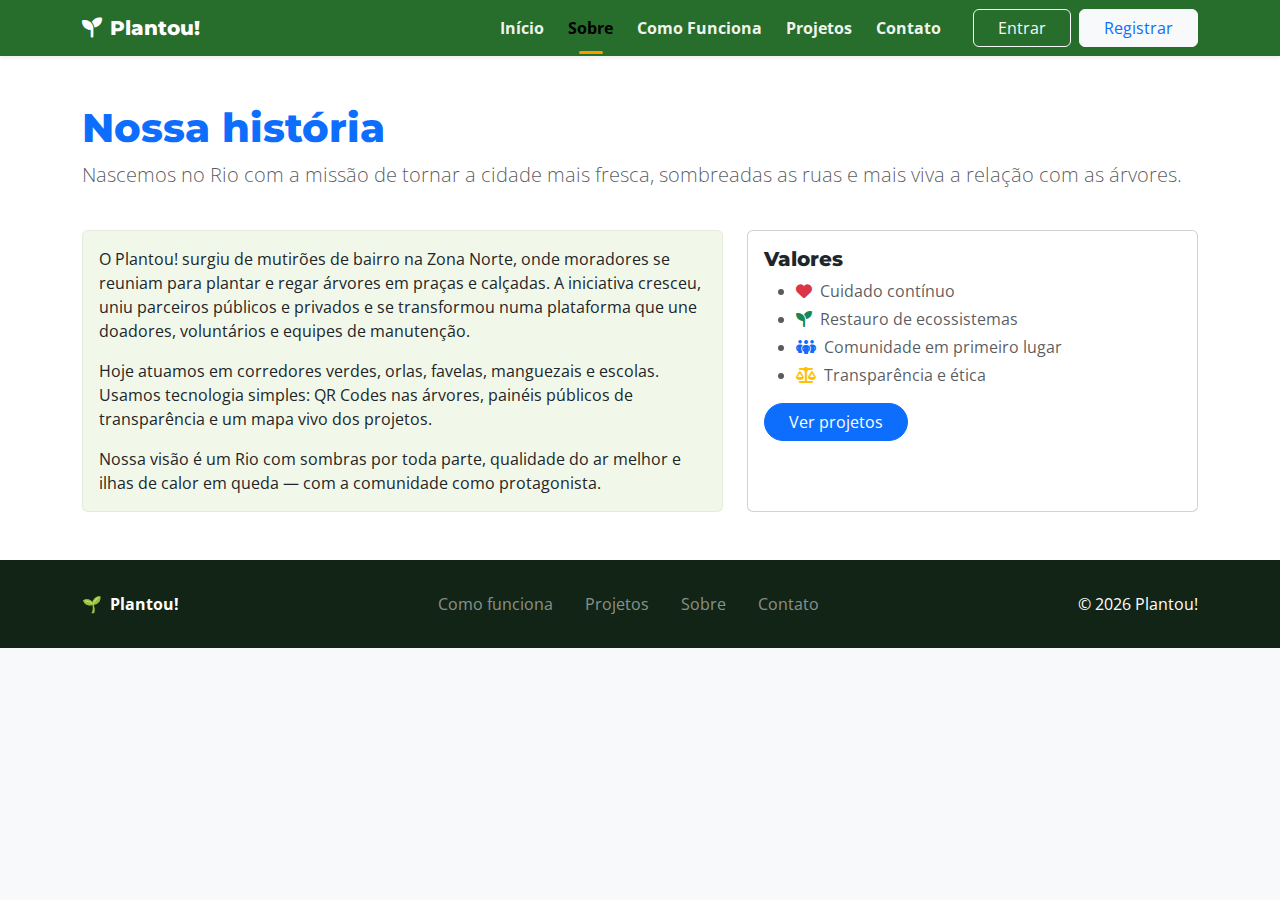
<file: sobre.html>
<!DOCTYPE html>
<html lang="pt-br" data-bs-theme="light">

<head>
    <meta charset="utf-8">
    <meta name="viewport" content="width=device-width,initial-scale=1">
    <title>Sobre — Plantou!</title>
    <link href="https://cdn.jsdelivr.net/npm/bootstrap@5.3.3/dist/css/bootstrap.min.css" rel="stylesheet">
    <link href="https://cdnjs.cloudflare.com/ajax/libs/font-awesome/6.5.0/css/all.min.css" rel="stylesheet">
    <link
        href="https://fonts.googleapis.com/css2?family=Montserrat:wght@700;800&family=Open+Sans:wght@400;600;700&display=swap"
        rel="stylesheet">
    <style>
        :root {
            --brand-500: #2e7d32;
            --brand-600: #276d2b;
            --brand-700: #215e25;
            --accent-500: #ff9800;
            --neutral-50: #f8f9fb;
            --bs-primary: var(--brand-500);
            --bs-warning: var(--accent-500)
        }

        body {
            font-family: 'Open Sans', system-ui, -apple-system, Segoe UI, Roboto, sans-serif;
            background: var(--neutral-50)
        }

        .brand-title {
            font-family: 'Montserrat', sans-serif;
            font-weight: 800
        }

        header.navbar {
            background: var(--brand-600)
        }

        header .nav-link {
            color: #fff;
            font-weight: 700;
            opacity: .92
        }

        header .nav-link.active,
        header .nav-link:hover {
            opacity: 1;
            position: relative
        }

        header .nav-link.active::after {
            content: "";
            position: absolute;
            left: 50%;
            transform: translateX(-50%);
            bottom: -6px;
            width: 24px;
            height: 3px;
            border-radius: 2px;
            background: var(--accent-500)
        }

        .card-soft {
            background: #f1f8e9;
            border: 1px solid rgba(0, 0, 0, .05)
        }
    </style>
</head>

<body>
    <header class="navbar navbar-expand-lg sticky-top shadow-sm">
  <div class="container">
    <a class="navbar-brand text-white d-flex align-items-center gap-2" href="index.html">
      <i class="fas fa-seedling"></i><span class="brand-title">Plantou!</span>
    </a>
    <button class="navbar-toggler text-white border-0" data-bs-toggle="collapse" data-bs-target="#navMain">
      <span class="navbar-toggler-icon"></span>
    </button>
    <nav id="navMain" class="collapse navbar-collapse">
      <ul class="navbar-nav ms-auto mb-2 mb-lg-0 align-items-lg-center gap-lg-2">
        <li class="nav-item"><a class="nav-link" href="index.html">Início</a></li>
        <li class="nav-item"><a class="nav-link active" href="sobre.html">Sobre</a></li>
        <li class="nav-item"><a class="nav-link" href="como-funciona.html">Como Funciona</a></li>
        <li class="nav-item"><a class="nav-link" href="projetos.html">Projetos</a></li>
        <li class="nav-item"><a class="nav-link" href="contato.html">Contato</a></li>
        <li class="nav-item ms-lg-3 d-flex gap-2">
          <a class="btn btn-outline-light btn-pill px-4" href="login.html">Entrar</a>
          <a class="btn btn-light btn-pill px-4 text-primary fw-800" href="register.html">Registrar</a>
        </li>
      </ul>
    </nav>
  </div>
</header>

    <section class="py-5 bg-white">
        <div class="container">
            <h1 class="brand-title display-6 text-primary mb-2">Nossa história</h1>
            <p class="lead text-muted">Nascemos no Rio com a missão de tornar a cidade mais fresca, sombreadas as ruas e
                mais viva a relação com as árvores.</p>

            <div class="row g-4 mt-1">
                <div class="col-lg-7">
                    <div class="card card-soft">
                        <div class="card-body">
                            <p class="mb-3">O Plantou! surgiu de mutirões de bairro na Zona Norte, onde moradores se
                                reuniam para plantar e regar árvores em praças e calçadas. A iniciativa cresceu, uniu
                                parceiros públicos e privados e se transformou numa plataforma que une doadores,
                                voluntários e equipes de manutenção.</p>
                            <p class="mb-3">Hoje atuamos em corredores verdes, orlas, favelas, manguezais e escolas.
                                Usamos tecnologia simples: QR Codes nas árvores, painéis públicos de transparência e um
                                mapa vivo dos projetos.</p>
                            <p class="mb-0">Nossa visão é um Rio com sombras por toda parte, qualidade do ar melhor e
                                ilhas de calor em queda — com a comunidade como protagonista.</p>
                        </div>
                    </div>
                </div>
                <div class="col-lg-5">
                    <div class="card h-100">
                        <div class="card-body">
                            <h5 class="brand-title h5 mb-2">Valores</h5>
                            <ul class="text-muted">
                                <li class="mb-1"><i class="fa-solid fa-heart text-danger me-2"></i>Cuidado contínuo</li>
                                <li class="mb-1"><i class="fa-solid fa-seedling text-success me-2"></i>Restauro de
                                    ecossistemas</li>
                                <li class="mb-1"><i class="fa-solid fa-people-group text-primary me-2"></i>Comunidade em
                                    primeiro lugar</li>
                                <li><i class="fa-solid fa-scale-balanced text-warning me-2"></i>Transparência e ética
                                </li>
                            </ul>
                            <a href="projetos.html" class="btn btn-primary rounded-pill px-4">Ver projetos</a>
                        </div>
                    </div>
                </div>
            </div>

        </div>
    </section>

    <footer class="py-4" style="background:#122415;color:#fff">
        <div class="container d-flex flex-column flex-lg-row align-items-center justify-content-between gap-3">
            <a class="text-white text-decoration-none d-flex align-items-center gap-2"
                href="#"><span>🌱</span><strong>Plantou!</strong></a>
            <ul class="nav">
                <li class="nav-item"><a class="nav-link text-white-50" href="como-funciona.html">Como funciona</a></li>
                <li class="nav-item"><a class="nav-link text-white-50" href="projetos.html">Projetos</a></li>
                <li class="nav-item"><a class="nav-link text-white-50" href="sobre.html">Sobre</a></li>
                <li class="nav-item"><a class="nav-link text-white-50" href="contato.html">Contato</a></li>
            </ul>
            <div class="d-flex align-items-center gap-2"><span>© <span id="year"></span> Plantou!</span></div>
        </div>
    </footer>
    <script src="https://cdn.jsdelivr.net/npm/bootstrap@5.3.3/dist/js/bootstrap.bundle.min.js"></script>
    <script>document.getElementById('year').textContent = new Date().getFullYear()</script>
</body>

</html>
</file>
<file: style.css>
* {
  margin: 0;
  padding: 0;
  box-sizing: border-box;
}

body {
  font-family: 'Open Sans', sans-serif;
  background-color: #f8f9fa;
  color: #333;
  line-height: 1.6;
}

.container {
  max-width: 1200px;
  margin: 0 auto;
  padding: 0 20px;
}

/* Header */
header {
  background-color: #2e7d32;
  color: white;
  padding: 15px 0;
  box-shadow: 0 2px 10px rgba(0, 0, 0, 0.1);
}

.header-content {
  display: flex;
  justify-content: space-between;
  align-items: center;
}

.logo {
  display: flex;
  align-items: center;
  gap: 10px;
}

.logo i {
  font-size: 28px;
}

.logo h1 {
  font-family: 'Montserrat', sans-serif;
  font-weight: 700;
}

nav ul {
  display: flex;
  list-style: none;
  gap: 25px;
}

nav a {
  color: white;
  text-decoration: none;
  font-weight: 600;
  transition: opacity 0.3s;
}

nav a:hover {
  opacity: 0.8;
}

.auth-buttons {
  display: flex;
  gap: 15px;
}

.btn {
  padding: 10px 20px;
  border-radius: 50px;
  border: none;
  font-weight: 600;
  cursor: pointer;
  transition: all 0.3s;
}

.btn-outline {
  background: transparent;
  border: 2px solid white;
  color: white;
}

.btn-primary {
  background: #ff9800;
  color: white;
}

.btn-primary:hover {
  background: #f57c00;
}

/* Hero Section */
.hero {
  background: linear-gradient(rgba(46, 125, 50, 0.9), rgba(46, 125, 50, 0.8)), url('https://images.unsplash.com/photo-1416879595882-3373a0480b5b?ixlib=rb-4.0.3&auto=format&fit=crop&w=1350&q=80');
  background-size: cover;
  background-position: center;
  color: white;
  padding: 80px 0;
  text-align: center;
}

.hero h2 {
  font-size: 2.5rem;
  margin-bottom: 20px;
  font-family: 'Montserrat', sans-serif;
}

.hero p {
  font-size: 1.2rem;
  max-width: 700px;
  margin: 0 auto 30px;
}

/* Rewards System */
.rewards {
  background-color: white;
  padding: 60px 0;
  text-align: center;
}

.section-title {
  text-align: center;
  margin-bottom: 40px;
  font-family: 'Montserrat', sans-serif;
  color: #2e7d32;
}

.rewards-container {
  display: flex;
  justify-content: center;
  gap: 40px;
  flex-wrap: wrap;
}

.reward-card {
  background: #f1f8e9;
  border-radius: 15px;
  padding: 25px;
  width: 300px;
  box-shadow: 0 5px 15px rgba(0, 0, 0, 0.1);
  text-align: center;
}

.tree-icon {
  font-size: 50px;
  color: #2e7d32;
  margin-bottom: 15px;
}

.progress-container {
  background: #e0e0e0;
  border-radius: 10px;
  height: 20px;
  margin: 20px 0;
  overflow: hidden;
}

.progress-bar {
  height: 100%;
  border-radius: 10px;
  background: #4caf50;
  display: flex;
  align-items: center;
  justify-content: center;
  color: white;
  font-weight: bold;
  font-size: 12px;
}

.stats {
  display: flex;
  justify-content: space-around;
  margin-top: 20px;
}

.stat-item {
  text-align: center;
}

.stat-value {
  font-size: 1.8rem;
  font-weight: bold;
  color: #2e7d32;
}

.stat-label {
  font-size: 0.9rem;
  color: #666;
}

/* Forms */
.forms {
  padding: 60px 0;
  background: #e8f5e9;
}

.form-container {
  display: flex;
  justify-content: center;
  gap: 40px;
  flex-wrap: wrap;
}

.form-card {
  background: white;
  border-radius: 15px;
  padding: 30px;
  width: 100%;
  max-width: 450px;
  box-shadow: 0 5px 15px rgba(0, 0, 0, 0.1);
  justify-content: center;
  align-items: center;
}

.form-group {
  margin-bottom: 20px;
}

.form-group label {
  display: block;
  margin-bottom: 8px;
  font-weight: 600;
  color: #2e7d32;
}

.form-group input {
  width: 100%;
  padding: 12px 15px;
  border: 1px solid #ddd;
  border-radius: 8px;
  font-size: 1rem;
}

.form-title {
  text-align: center;
  margin-bottom: 25px;
  color: #2e7d32;
  font-family: 'Montserrat', sans-serif;
}


/* Responsividade */
@media (max-width: 768px) {
  .header-content {
    flex-direction: column;
    gap: 15px;
  }

  nav ul {
    gap: 15px;
    flex-wrap: wrap;
    justify-content: center;
  }

  .hero h2 {
    font-size: 2rem;
  }

  .hero p {
    font-size: 1rem;
  }
}

.form-card h2 {
  text-align: center;
  margin-bottom: 25px;
  color: #2e7d32;
  font-family: 'Montserrat', sans-serif;
}

.form-group {
  margin-bottom: 15px;
}

.form-group label {
  font-weight: 600;
  color: #2e7d32;
  display: block;
  margin-bottom: 6px;
}

.form-group input {
  width: 100%;
  padding: 12px;
  border: 1px solid #ddd;
  border-radius: 8px;
}

.btn {
  width: 100%;
  padding: 12px;
  border: none;
  border-radius: 8px;
  background: #ff9800;
  color: white;
  font-weight: bold;
  cursor: pointer;
}


.btn:hover {
  background: #f57c00;
}

.text-center {
  text-align: center;
  margin-top: 15px;
}

.text-center a {
  color: #2e7d32;
  text-decoration: none;
  font-weight: bold;
}
</file>
<file: footer.css>
/* Footer minimalista horizontal com política de privacidade */
.site-footer {
  background: #1b5e20;
  color: #fff;
  padding: 8px 0 4px 0;
  font-size: 0.98rem;
  border-top: 2px solid #25641a;
  margin-top: 16px;
  margin-bottom: 0;
  width: 100%;
  box-sizing: border-box;
}
.foot-min {
  display: grid;
  grid-template-columns: auto 1fr auto;
  align-items: center;
  gap: 6px 10px;
  max-width: 1200px;
  margin-inline: auto;
  padding: 4px 12px;
  width: 100%;
  box-sizing: border-box;
}
@media (max-width: 700px) {
  .foot-min {
    grid-template-columns: 1fr;
    gap: 6px;
    padding: 4px 6px;
    justify-items: center;
    text-align: center;
  }
}
.brand-min {
  display: flex;
  align-items: center;
  gap: 6px;
  font-size: 1.1em;
  color: #fff;
  text-decoration: none;
  font-weight: bold;
  justify-self: start;
}
.foot-nav {
  display: flex;
  gap: 18px;
  flex-wrap: wrap;
  justify-content: center;
}
.foot-nav a {
  color: #b2dfdb;
  text-decoration: none;
  font-weight: 500;
  font-size: 0.97rem;
  transition: color 0.2s;
}
.foot-nav a:hover {
  color: #ff9800;
}
.foot-meta {
  display: flex;
  align-items: center;
  gap: 12px;
  font-size: 0.93rem;
  color: #b2dfdb;
  justify-self: end;
}
@media (max-width: 700px) {
  .foot-min {
    grid-template-columns: 1fr;
    gap: 8px;
    padding: 8px 8px;
    justify-items: center;
    text-align: center;
  }
  .foot-nav {
    gap: 10px;
    font-size: 0.95em;
    justify-content: center;
  }
  .foot-meta {
    gap: 8px;
    font-size: 0.91em;
    justify-self: center;
  }
  .brand-min {
    justify-self: center;
  }
}
.link-min {
  color: #fff;
  text-decoration: underline;
  font-weight: 500;
  font-size: 0.97rem;
  transition: color 0.2s;
}
.link-min:hover {
  color: #ff9800;
}
.top-link {
  background: #25641a;
  color: #fff;
  border: none;
  border-radius: 50%;
  width: 28px;
  height: 28px;
  font-size: 1.1em;
  cursor: pointer;
  transition: background 0.2s;
}
.top-link:hover {
  background: #388e3c;
}
@media (max-width: 700px) {
  .foot-min {
    flex-direction: column;
    align-items: flex-start;
    gap: 8px;
    padding: 0 8px;
  }
  .foot-nav {
    gap: 10px;
    font-size: 0.95em;
  }
  .foot-meta {
    gap: 8px;
    font-size: 0.91em;
  }
}
</file>
